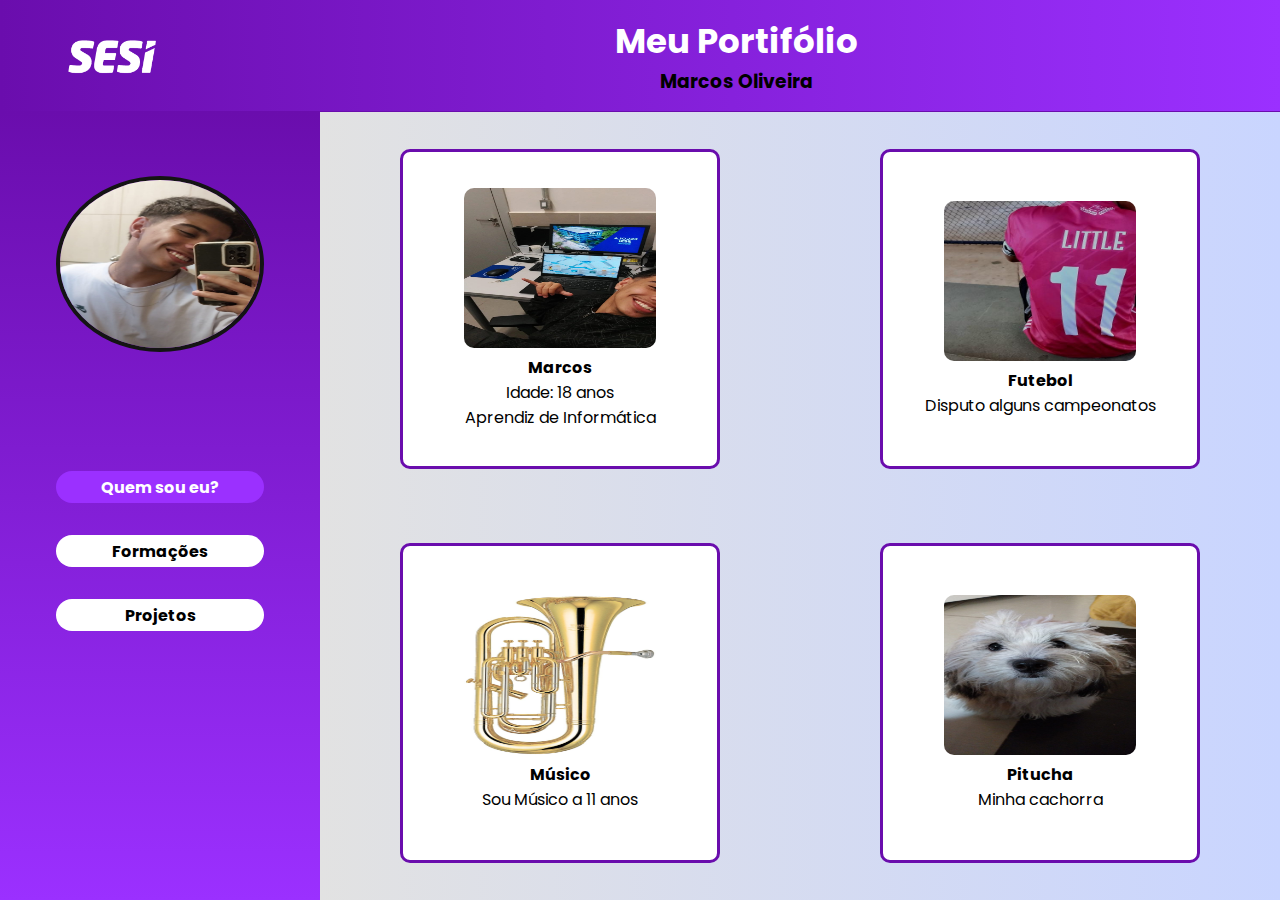
<file: index.html>
<!DOCTYPE html>
<html lang="en">
<head>
    <meta charset="UTF-8">
    <meta name="viewport" content="width=device-width, initial-scale=1.0">
    <title>Inicio</title>
    <link rel="stylesheet" href="css/font.css">
    <link rel="stylesheet" href="css/reset.css">
    <link rel="stylesheet" href="css/cabecalho.css">
    <link rel="stylesheet" href="css/index.css">
</head>
<body>
    <header class="cabecalho">
        <div id="logo">
            <img src="img/logo-sesi-branca.png" alt="Logo-Sesi">
        </div>
        <div id="titulo">
            <h1>Meu Portifólio</h1>
            <h3>Marcos Oliveira</h3>
        </div>
    </header>
    <section class="corpo">
        <nav id="navegacao">
            <div id="img-minha">
                <img src="img/minha-foto.jpeg" alt="Minha-foto">
            </div>
            <div class="links">
                <a href="">
                <div class="botao ativo">
                    <h4>Quem sou eu?</h4>
                </div>
                </a>
                <a href="">
                    <div class="botao">
                        <h4>Formações</h4>
                    </div>
                </a>
                <a href="">
                    <div class="botao">
                        <h4>Projetos</h4>
                    </div>
                </a>
            </div>
        </nav>
        <main id="principal">
            <div class="cartao">
                <div class="img-cartao">
                    <img src="img/foto-sala.jpeg" alt="img-minha">
                </div>
                <h4>Marcos</h4>
                <p>Idade: 18 anos</p>
                <p>Aprendiz de Informática</p>
            </div>
            <div class="cartao">
                <div class="img-cartao">
                    <img src="img/futebol.jpeg" alt="img-futebol">
                </div>
                <h4>Futebol</h4>
                <p>Disputo alguns campeonatos</p>
            </div>
            <div class="cartao">
                <div class="img-cartao">
                    <img src="img/instrumento.jpeg" alt="img-instrumento">
                </div>
                <h4>Músico</h4>
                <p>Sou Músico a 11 anos</p>
            </div>
            <div class="cartao">
                <div class="img-cartao">
                    <img src="img/pitucha.jpeg" alt="img-cachorra">
                </div>
                <h4>Pitucha</h4>
                <p>Minha cachorra </p>
            </div>
        </main>
    </section>
</body>
</html>
</file>
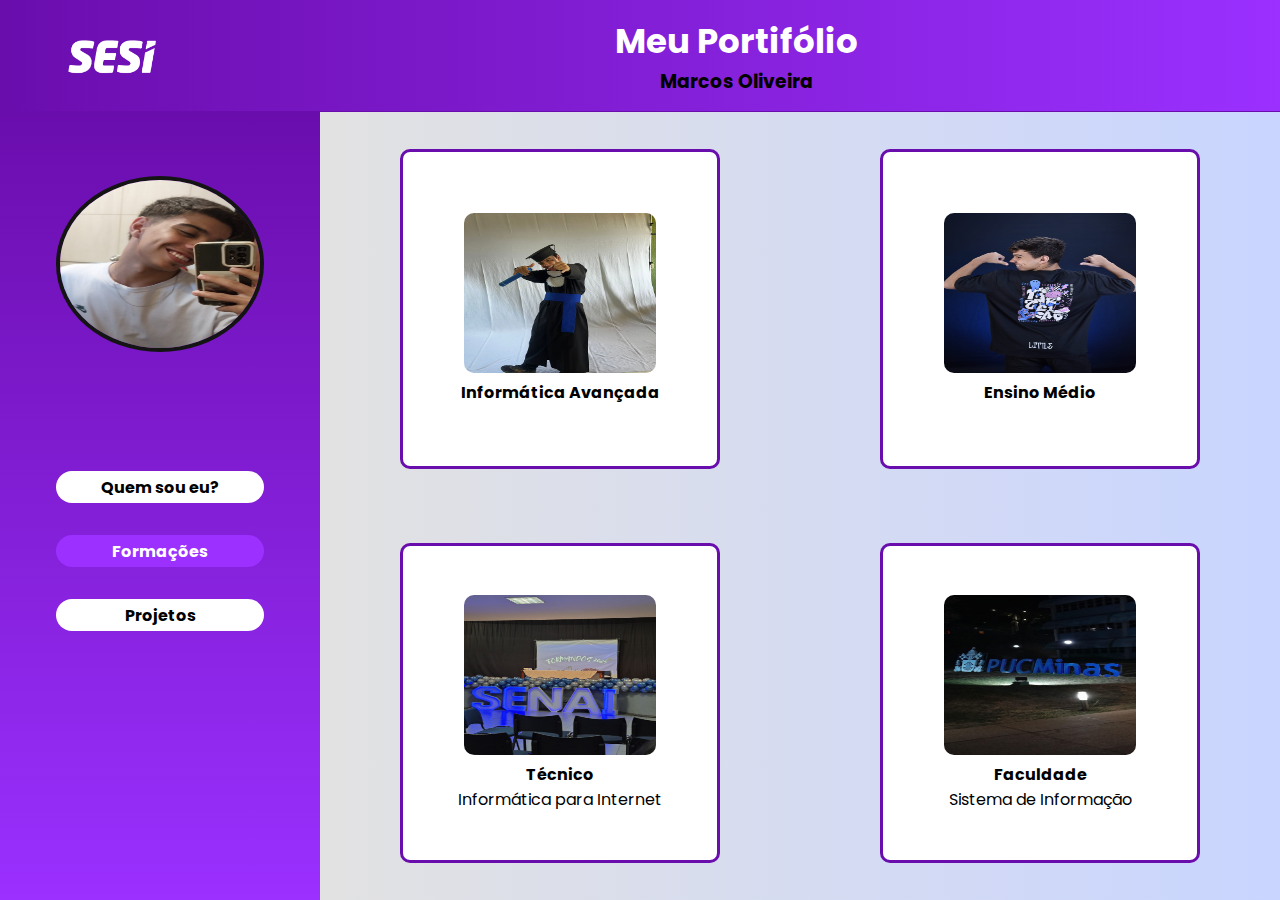
<file: formacoes.html>
<!DOCTYPE html>
<html lang="en">
<head>
    <meta charset="UTF-8">
    <meta name="viewport" content="width=device-width, initial-scale=1.0">
    <title>Inicio</title>
    <link rel="stylesheet" href="css/font.css">
    <link rel="stylesheet" href="css/reset.css">
    <link rel="stylesheet" href="css/cabecalho.css">
    <link rel="stylesheet" href="css/index.css">
</head>
<body>
    <header class="cabecalho">
        <div id="logo">
            <img src="img/logo-sesi-branca.png" alt="Logo-Sesi">
        </div>
        <div id="titulo">
            <h1>Meu Portifólio</h1>
            <h3>Marcos Oliveira</h3>
        </div>
    </header>
    <section class="corpo">
        <nav id="navegacao">
            <div id="img-minha">
                <img src="img/minha-foto.jpeg" alt="Minha-foto">
            </div>
            <div class="links">
                <a href="index.html">
                <div class="botao">
                    <h4>Quem sou eu?</h4>
                </div>
                </a>
                <a href="formacoes.html">
                    <div class="botao ativo">
                        <h4>Formações</h4>
                    </div>
                </a>
                <a href="projetos.html">
                    <div class="botao">
                        <h4>Projetos</h4>
                    </div>
                </a>
            </div>
        </nav>
        <main id="principal">
            <div class="cartao">
                <div class="img-cartao">
                    <img src="img/formatura.jpeg" alt="img-minha">
                </div>
                <h4>Informática Avançada</h4>
            </div>
            <div class="cartao">
                <div class="img-cartao">
                    <img src="img/ensino medio.jpeg" alt="img-ensino-medio">
                </div>
                <h4>Ensino Médio</h4>
            </div>
            <div class="cartao">
                <div class="img-cartao">
                    <img src="img/senai.jpeg" alt="img-senai">
                </div>
                <h4>Técnico</h4>
                <p>Informática para Internet</p>
            </div>
            <div class="cartao">
                <div class="img-cartao">
                    <img src="img/puc-minas.jpeg" alt="img-puc-minas">
                </div>
                <h4>Faculdade</h4>
                <p>Sistema de Informação</p>
            </div>
        </main>
    </section>
</body>
</html>
</file>
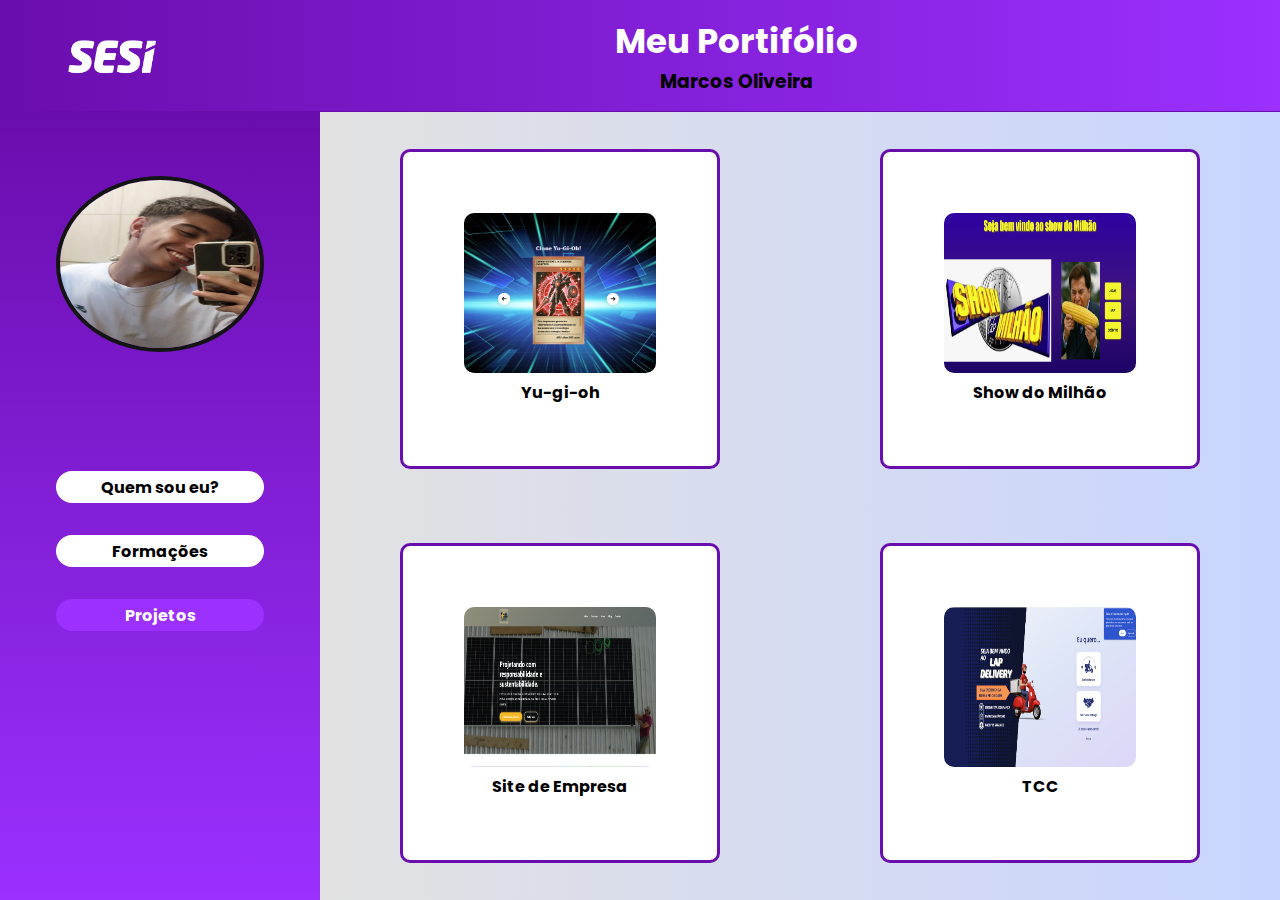
<file: projetos.html>
<!DOCTYPE html>
<html lang="en">
<head>
    <meta charset="UTF-8">
    <meta name="viewport" content="width=device-width, initial-scale=1.0">
    <title>Inicio</title>
    <link rel="stylesheet" href="css/font.css">
    <link rel="stylesheet" href="css/reset.css">
    <link rel="stylesheet" href="css/cabecalho.css">
    <link rel="stylesheet" href="css/index.css">
</head>
<body>
    <header class="cabecalho">
        <div id="logo">
            <img src="img/logo-sesi-branca.png" alt="Logo-Sesi">
        </div>
        <div id="titulo">
            <h1>Meu Portifólio</h1>
            <h3>Marcos Oliveira</h3>
        </div>
    </header>
    <section class="corpo">
        <nav id="navegacao">
            <div id="img-minha">
                <img src="img/minha-foto.jpeg" alt="Minha-foto">
            </div>
            <div class="links">
                <a href="index.html">
                <div class="botao">
                    <h4>Quem sou eu?</h4>
                </div>
                </a>
                <a href="formacoes.html">
                    <div class="botao">
                        <h4>Formações</h4>
                    </div>
                </a>
                <a href="projetos.html">
                    <div class="botao ativo">
                        <h4>Projetos</h4>
                    </div>
                </a>
            </div>
        </nav>
        <main id="principal">
            <a href="https://marcos-little.github.io/clone-yu-gi-oh/">
                <div class="cartao">
                    <div class="img-cartao">
                        <img src="img/yu-gi-oh.png" alt="img-yu-gi-oh">
                    </div>
                    <h4>Yu-gi-oh</h4>
                </div>
            </a>
            <a href="https://marcos-little.github.io/show-do-milhao/">
                <div class="cartao">
                    <div class="img-cartao">
                        <img src="img/silvio.png" alt="img-silvio">
                    </div>
                    <h4>Show do Milhão</h4>
                </div>
            </a>
            <a href="https://marcos-little.github.io/AJsolu-es/">
                <div class="cartao">
                    <div class="img-cartao">
                        <img src="img/site-de-empresa.png" alt="img-empresa">
                    </div>
                    <h4>Site de Empresa</h4>
                </div>
            </a>
            <a href="https://mloisa.github.io/TCC/">
                <div class="cartao">
                    <div class="img-cartao">
                        <img src="img/tcc.png" alt="img-tcc">
                    </div>
                    <h4>TCC</h4>
                </div>
            </a>
        </main>
    </section>
</body>
</html>
</file>
<file: css/font.css>
@import url('https://fonts.googleapis.com/css2?family=Poppins:ital,wght@0,100;0,200;0,300;0,400;0,500;0,600;0,700;0,800;0,900;1,100;1,200;1,300;1,400;1,500;1,600;1,700;1,800;1,900&display=swap');
</file>
<file: css/cabecalho.css>
.cabecalho{
    display: flex;
    padding: 1em;
    height: 7rem;
    background: linear-gradient(to right, #6a0dad, #9b30ff);
    border-bottom: 1px solid #6a0dad;
}
#logo{
    width: 12rem;
    display: flex;
    justify-content: center;
    align-items: center;
    align-content: center;
}
#logo img{
    width: 15rem;
}
#titulo{
    text-align: center;
    flex: 1;
}
#titulo h1{
    font-size: 34px;
    color: #ffffff;
}
#titulo h2{
    font-size: 27px;
}
</file>
<file: css/index.css>
.corpo{
    display: flex;
    flex: 1;
}
#navegacao{
    width: 20rem;
    display: flex;
    flex-direction: column;
    padding: 2rem;
    align-items: center;
    background: linear-gradient(to bottom, #6a0dad, #9b30ff);
}
#navegacao img{
    margin-top: 2rem;
    width: 13rem;
    height: 11rem;
    border-radius: 100%;
    border: 4px solid rgb(20, 20, 20);
}
#navegacao .links{
    margin-top: 5rem;
}
#navegacao .links a{
    color: black;
}
#navegacao .links .botao{
    display: flex;
    margin-top: 2rem;
    background-color: #ffffff;
    width: 13rem;
    height: 2rem;
    align-items: center;
    justify-content: center;
    align-content: center;
    cursor: pointer;
    border-radius: 20px;
}
#navegacao .links .ativo{
    background-color: #9b30ff;
    color: #ffffff;
}
#navegacao .links .botao:hover{
    transition: 0.2s ease-in-out;
    background-color: #9b30ff;
    color: #ffffff;
}
#principal{
    flex: 1;
    display: grid;
    grid-template-columns: auto auto;
    justify-items: center;
    align-items: center;
    background: linear-gradient(to right, #e2e2e2, #c9d5ff);
}
a{
    color: black;
}
#principal .cartao{
    border: 3px solid #6a0dad;
    border-radius: 10px;
    width: 20rem;
    height: 20rem;
    display: flex;
    flex-direction: column;
    justify-content: center;
    align-items: center;
    padding: 2rem;
    background-color: #ffffff;
    padding: 0.2rem;
}
#principal .cartao:hover{
    box-shadow: rgba(0, 0, 0, 0.35) 0px 5px 15px;
    cursor: pointer;
}
#principal .cartao .img-cartao img{
    width: 12rem;
    height: 10rem;
    border-radius: 10px;
}
</file>
